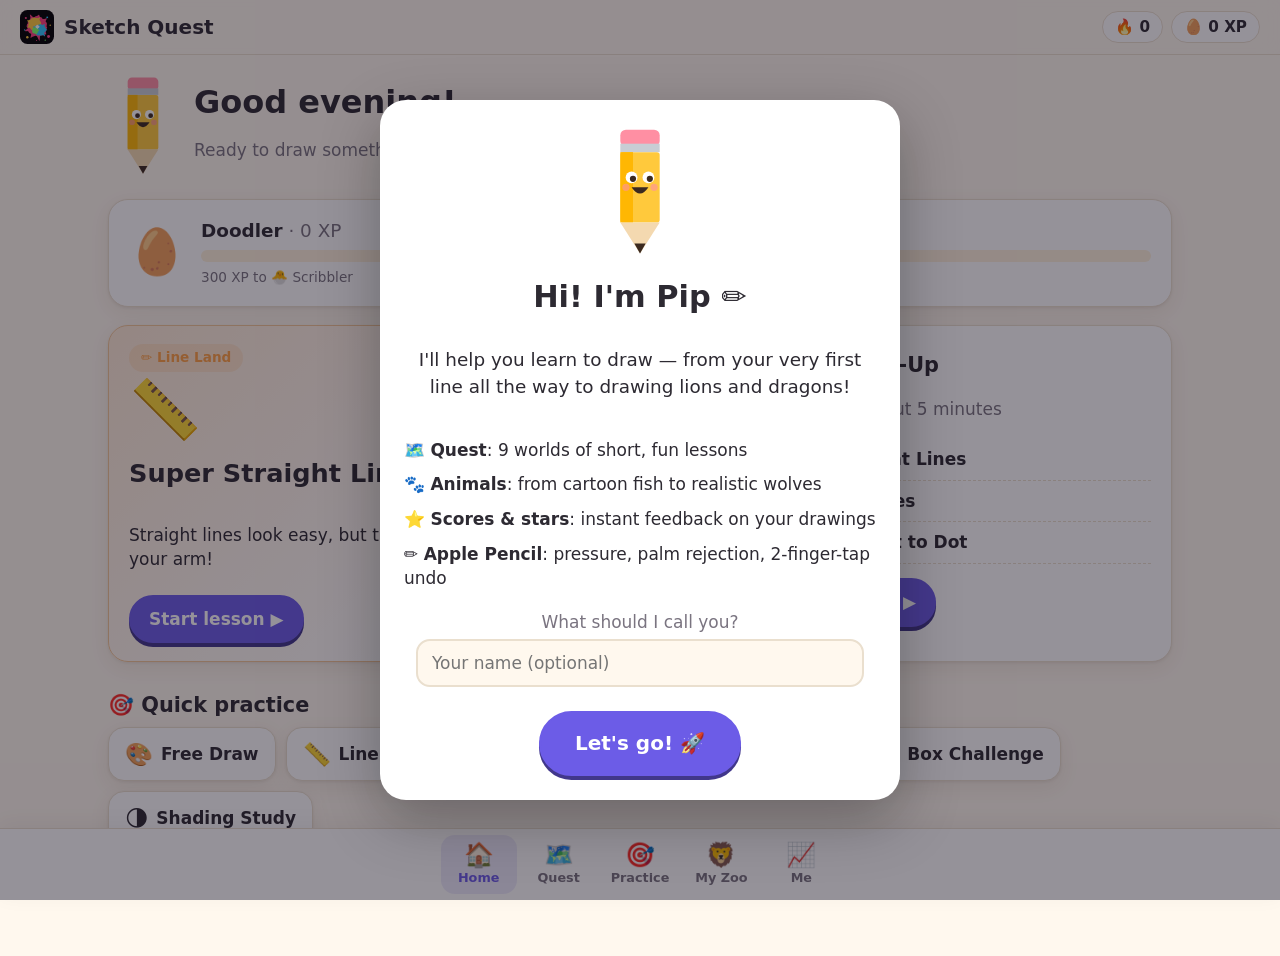
<file: index.html>
<!doctype html>
<html lang="en">
<head>
  <meta charset="utf-8">
  <meta name="viewport" content="width=device-width, initial-scale=1, maximum-scale=1, user-scalable=no, viewport-fit=cover">
  <title>Sketch Quest</title>
  <meta name="description" content="Learn to draw step by step — from your first line to expert. Made for Apple Pencil.">
  <meta name="theme-color" content="#fff8ee">
  <meta name="apple-mobile-web-app-capable" content="yes">
  <meta name="mobile-web-app-capable" content="yes">
  <meta name="apple-mobile-web-app-status-bar-style" content="default">
  <meta name="apple-mobile-web-app-title" content="Sketch Quest">
  <link rel="apple-touch-icon" href="icons/icon-180.png">
  <link rel="icon" type="image/svg+xml" href="icons/icon.svg">
  <link rel="manifest" href="manifest.webmanifest">
  <link rel="stylesheet" href="css/style.css">
</head>
<body>
  <header class="topbar">
    <a class="brand" href="#/"><img src="icons/icon.svg" alt="">Sketch Quest</a>
    <div id="chips"></div>
  </header>
  <main id="view"></main>
  <nav id="nav" aria-label="Main"></nav>
  <noscript>Sketch Quest needs JavaScript to run.</noscript>

  <script src="js/util.js"></script>
  <script src="js/generators.js"></script>
  <script src="js/scoring.js"></script>
  <script src="js/store.js"></script>
  <script src="js/ui.js"></script>
  <script src="js/canvas.js"></script>
  <script src="js/curriculum.js"></script>
  <script src="js/animals.js"></script>
  <script src="js/realism.js"></script>
  <script src="js/exercise.js"></script>
  <script src="js/views.js"></script>
  <script src="js/app.js"></script>
</body>
</html>
</file>
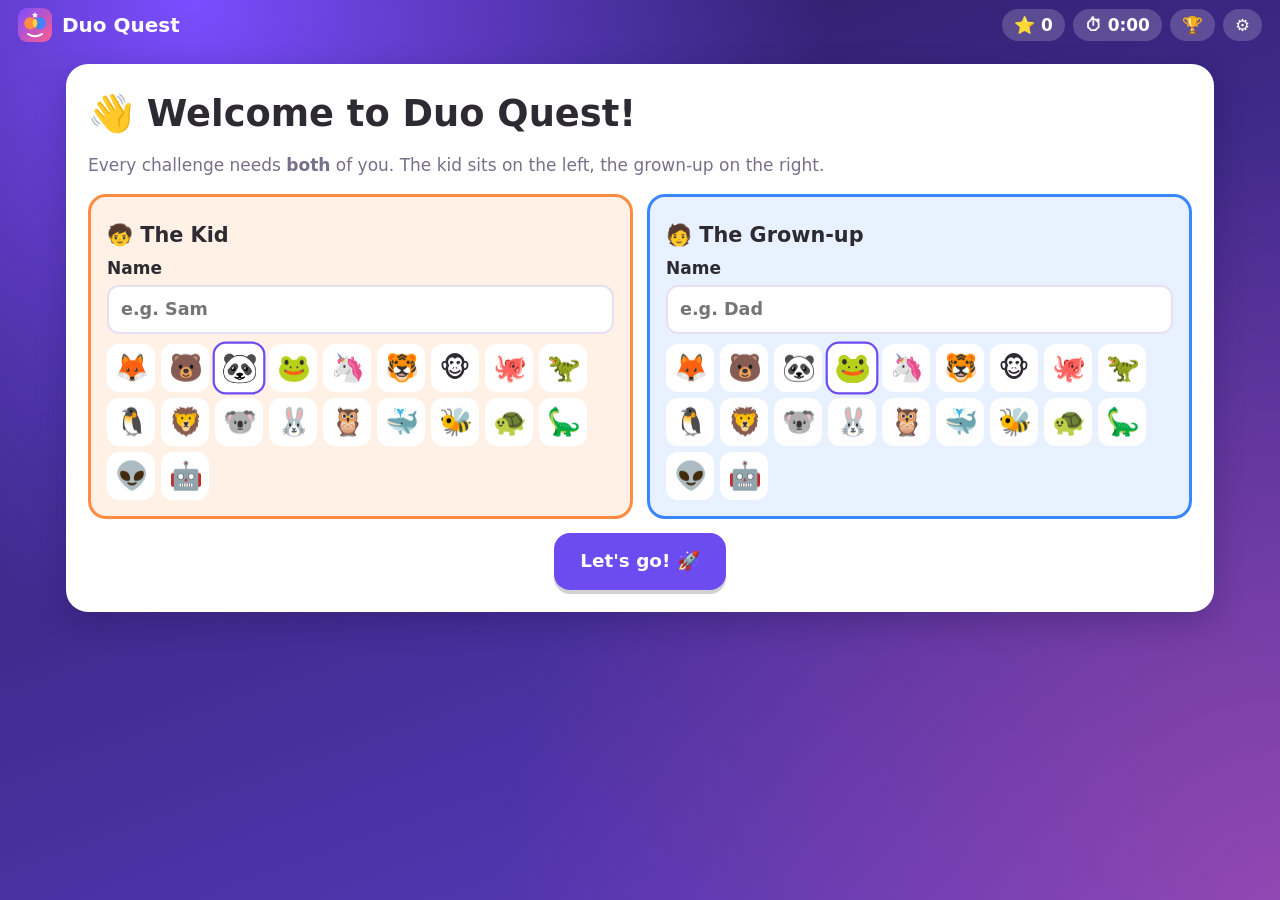
<file: duo/index.html>
<!doctype html>
<html lang="en">
<head>
  <meta charset="utf-8">
  <meta name="viewport" content="width=device-width, initial-scale=1, maximum-scale=1, user-scalable=no, viewport-fit=cover">
  <title>Duo Quest</title>
  <meta name="description" content="A team adventure for a kid and a grown-up: drawing, riddles, crosswords, trivia, mazes and escape rooms you can only beat together.">
  <meta name="theme-color" content="#5b3cc4">
  <meta name="apple-mobile-web-app-capable" content="yes">
  <meta name="mobile-web-app-capable" content="yes">
  <meta name="apple-mobile-web-app-status-bar-style" content="black-translucent">
  <meta name="apple-mobile-web-app-title" content="Duo Quest">
  <link rel="apple-touch-icon" href="icons/icon-180.png">
  <link rel="icon" type="image/svg+xml" href="icons/icon.svg">
  <link rel="manifest" href="manifest.webmanifest">
  <link rel="stylesheet" href="css/style.css">
</head>
<body>
  <header class="topbar">
    <a class="brand" href="#" data-go="home"><img src="icons/icon.svg" alt="">Duo Quest</a>
    <div id="chips"></div>
  </header>
  <main id="view"></main>
  <noscript>Duo Quest needs JavaScript to run.</noscript>
  <script src="js/util.js"></script>
  <script src="js/data.js"></script>
  <script src="js/draw.js"></script>
  <script src="js/puzzles.js"></script>
  <script src="js/escape.js"></script>
  <script src="js/app.js"></script>
</body>
</html>
</file>
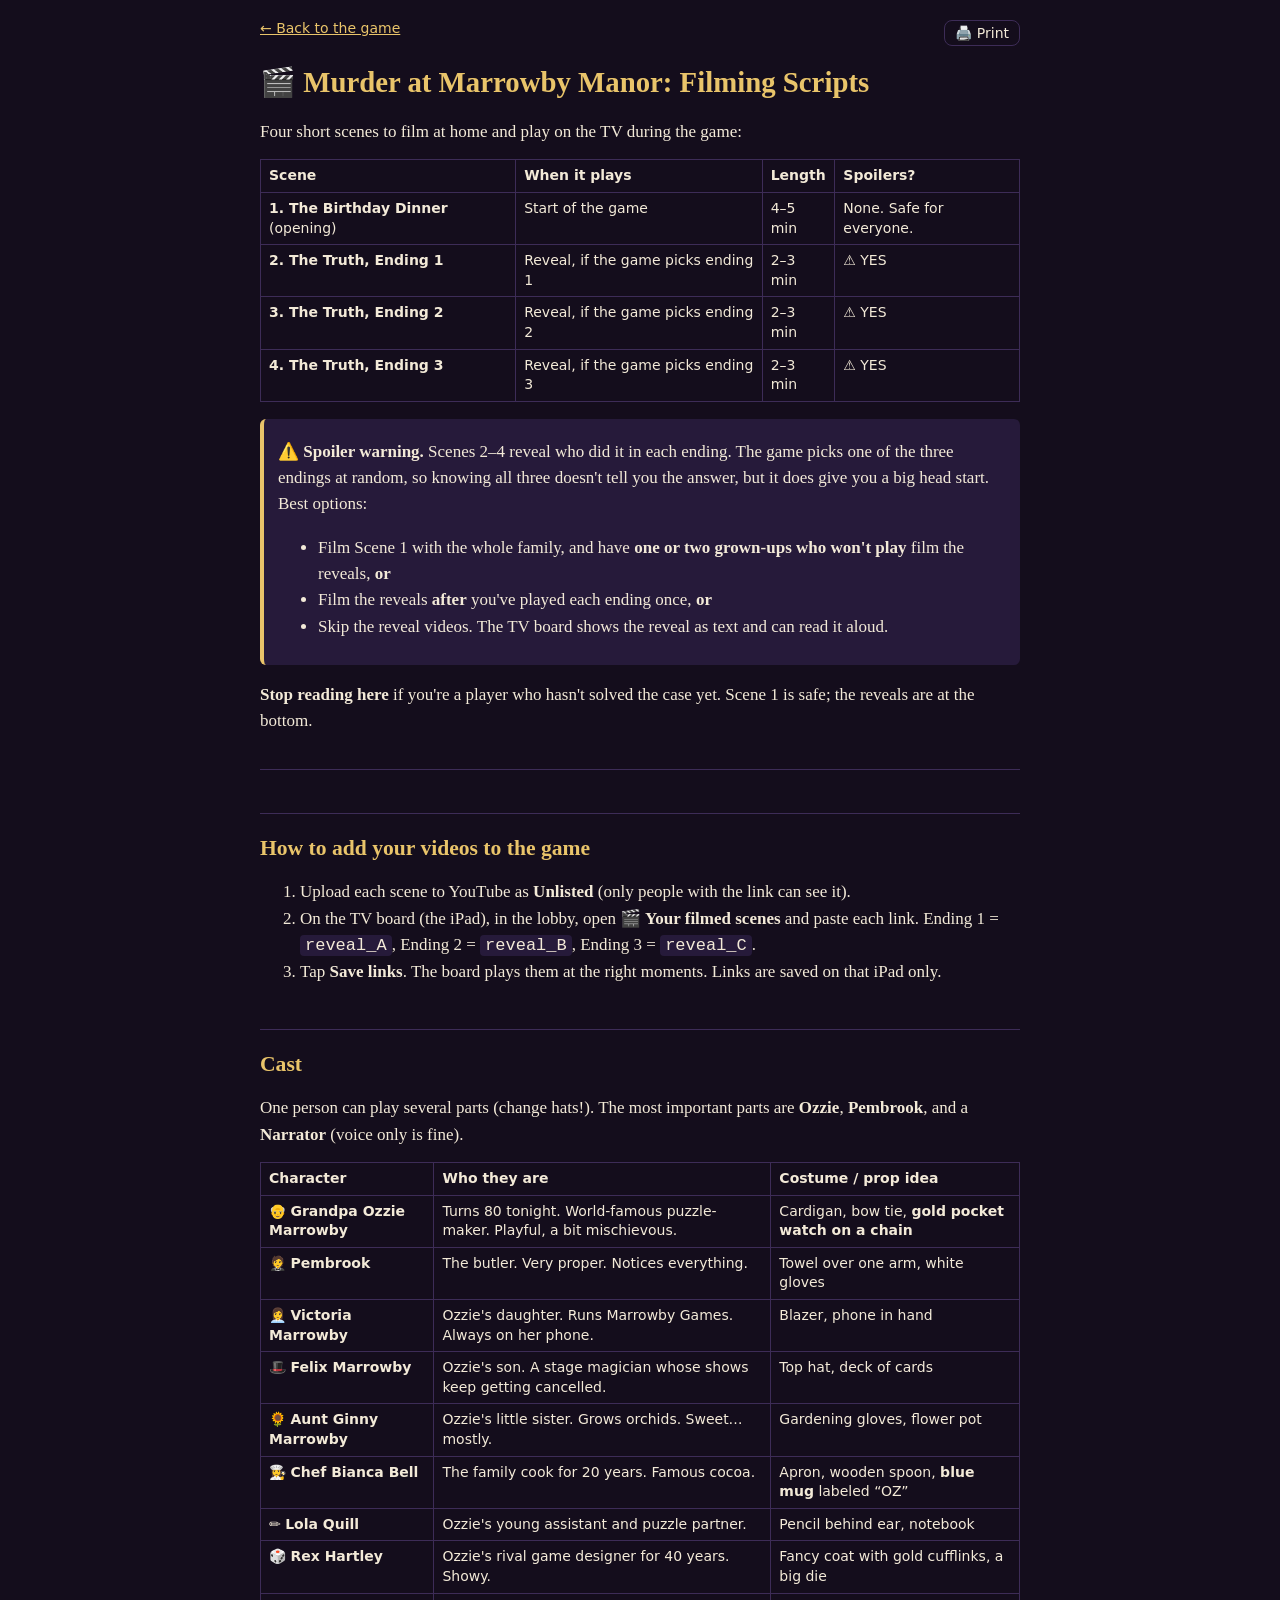
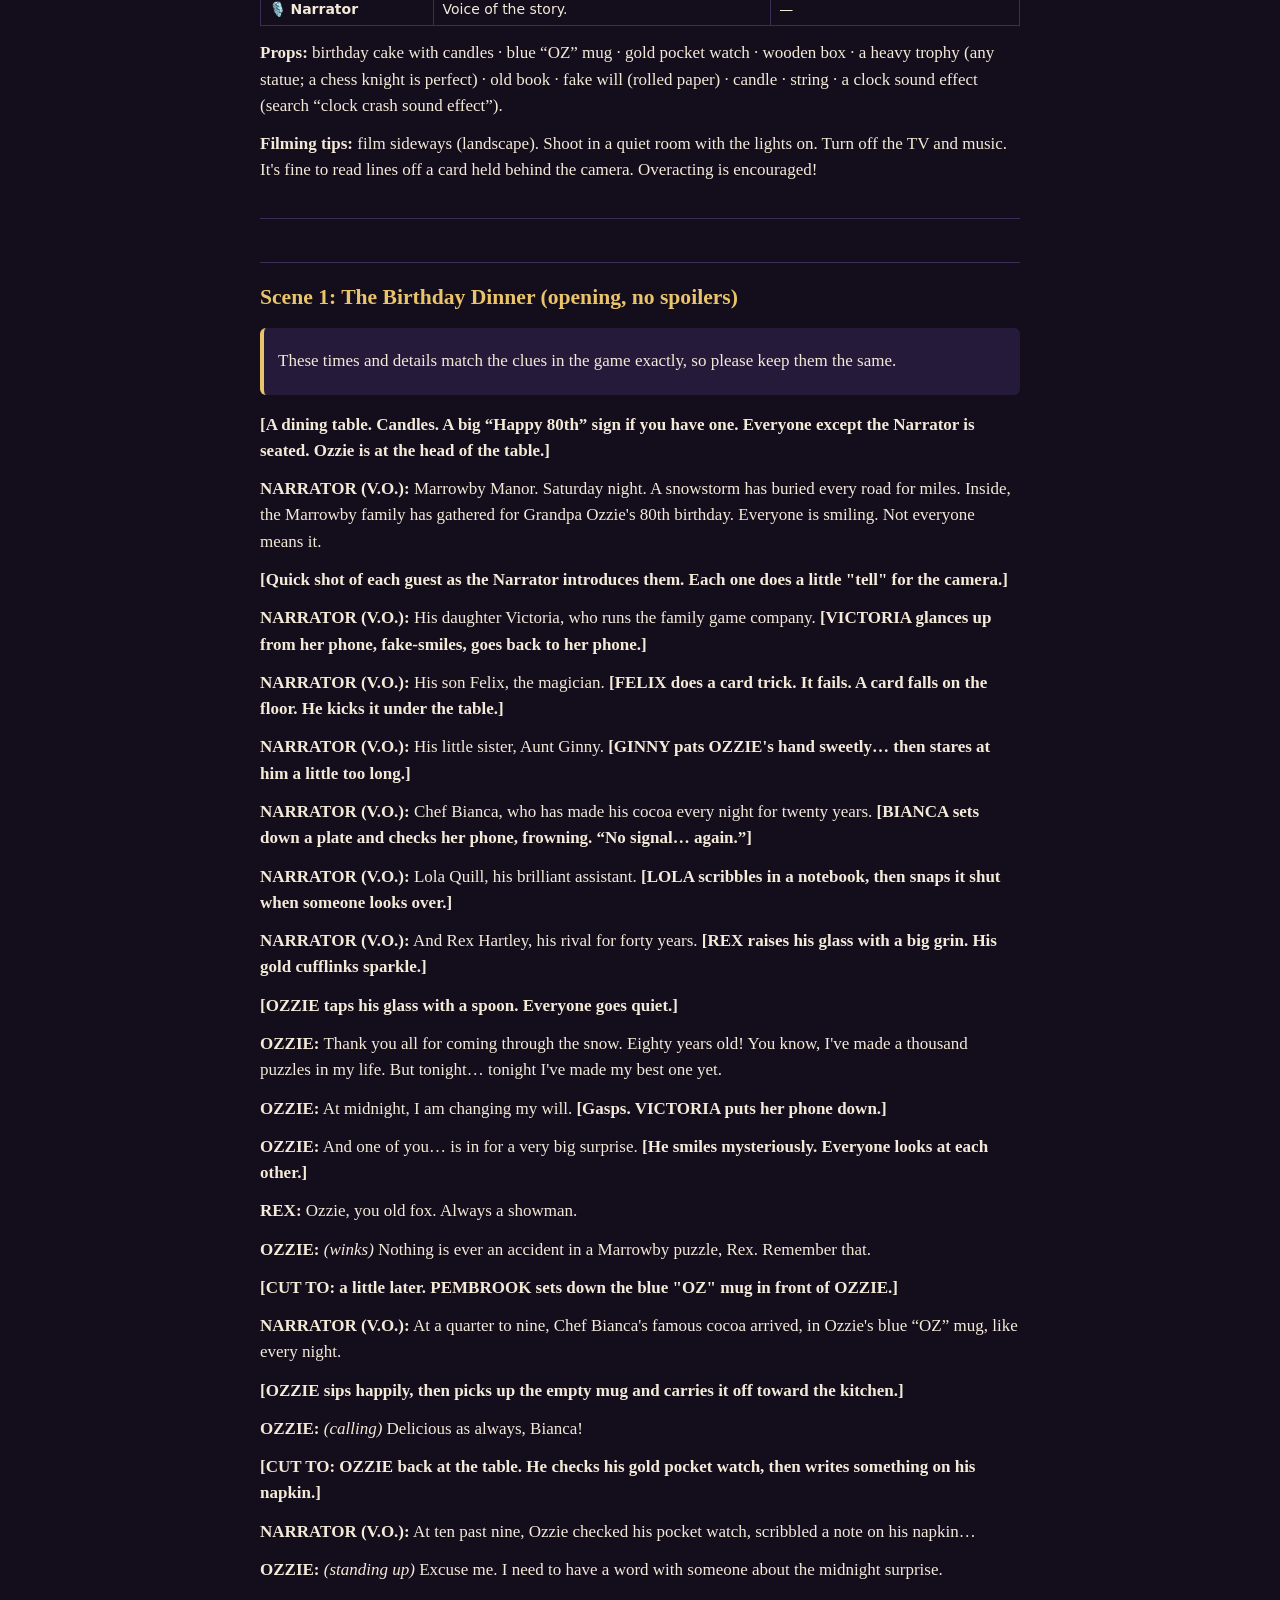
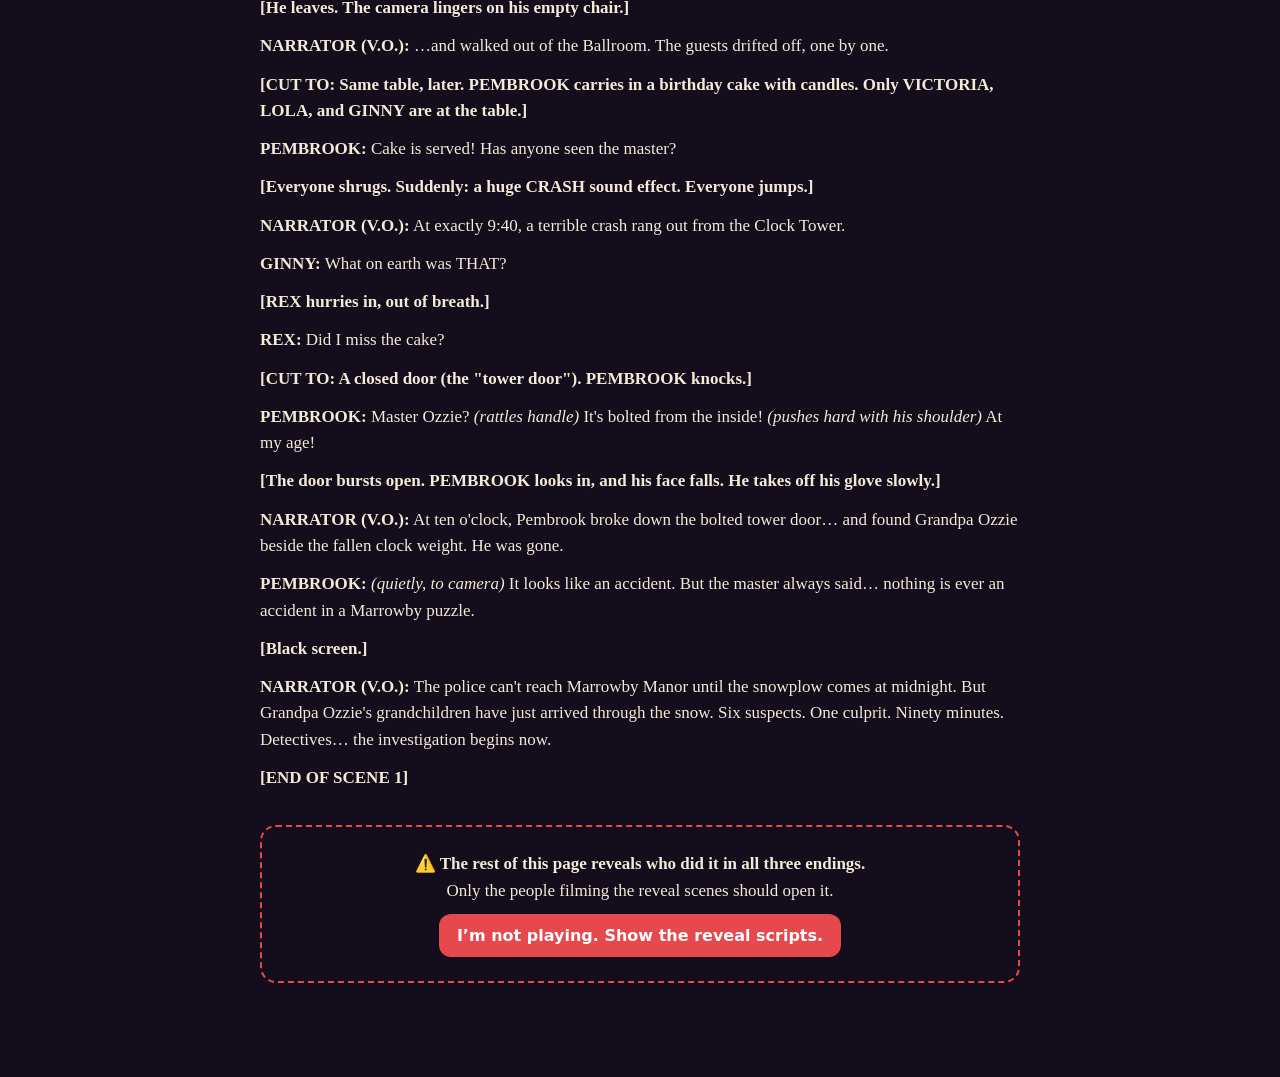
<file: mystery/scripts.html>
<!doctype html>
<html lang="en">
<head>
  <meta charset="utf-8">
  <meta name="viewport" content="width=device-width, initial-scale=1">
  <title>Filming Scripts</title>
  <style>
    :root { --bg: #140d1c; --ink: #f3ead8; --muted: #b7a6c9; --gold: #e9c46a; --line: #3d2c57; }
    body { margin: 0; background: var(--bg); color: var(--ink); font: 17px/1.55 "Iowan Old Style", Palatino, Georgia, serif; }
    main { max-width: 760px; margin: 0 auto; padding: 20px 16px 60px; }
    h1, h2 { color: var(--gold); line-height: 1.2; }
    h1 { font-size: 1.8rem; } h2 { font-size: 1.35rem; margin-top: 2em; border-top: 1px solid var(--line); padding-top: 1em; }
    a { color: var(--gold); }
    blockquote { margin: 1em 0; padding: 8px 14px; border-left: 4px solid var(--gold); background: #261a3a; border-radius: 6px; }
    table { border-collapse: collapse; width: 100%; font: 14px/1.4 -apple-system, system-ui, sans-serif; margin: 1em 0; }
    td, th { border: 1px solid var(--line); padding: 6px 8px; vertical-align: top; text-align: left; }
    code { background: #261a3a; padding: 1px 5px; border-radius: 4px; }
    p { margin: .7em 0; }
    hr { border: 0; border-top: 1px solid var(--line); margin: 2em 0; }
    .gate { text-align: center; padding: 24px; border: 2px dashed #e5484d; border-radius: 16px; margin: 2em 0; }
    .gate button { font: 700 1rem -apple-system, system-ui, sans-serif; padding: 12px 18px; border-radius: 12px; border: 0; background: #e5484d; color: #fff; margin-top: 10px; }
    .top { font: 14px -apple-system, system-ui, sans-serif; display: flex; justify-content: space-between; }
    .top button { font: inherit; background: none; border: 1px solid var(--line); color: var(--ink); border-radius: 8px; padding: 4px 10px; }
    @media print {
      body { background: #fff; color: #000; } h1, h2, a { color: #000; } blockquote, code { background: #f2f2f2; }
      .top, .gate { display: none; } #spoilers { display: block !important; } h2 { page-break-before: always; }
    }
  </style>
</head>
<body>
  <main>
    <div class="top"><a href="./">← Back to the game</a><button onclick="window.print()">🖨️ Print</button></div>
    <div id="safe">Loading…</div>
    <div class="gate" id="gate" hidden>
      <b>⚠️ The rest of this page reveals who did it in all three endings.</b><br>
      Only the people filming the reveal scenes should open it.<br>
      <button onclick="document.getElementById('spoilers').hidden=false;document.getElementById('gate').hidden=true">I’m not playing. Show the reveal scripts.</button>
    </div>
    <div id="spoilers" hidden></div>
  </main>
  <script>
    // Tiny Markdown renderer: enough for SCRIPTS.md (headings, bold, italics, quotes, tables, lists, rules).
    function inline(s) {
      return s.replace(/&/g, '&amp;').replace(/</g, '&lt;').replace(/>/g, '&gt;')
        .replace(/&lt;br&gt;/g, '<br>')
        .replace(/`([^`]+)`/g, '<code>$1</code>')
        .replace(/\*\*([^*]+)\*\*/g, '<b>$1</b>')
        .replace(/\*([^*]+)\*/g, '<i>$1</i>')
        .replace(/\[([^\]]+)\]\(([^)]+)\)/g, '<a href="$2">$1</a>');
    }
    function md(text) {
      const out = [];
      const lines = text.split('\n');
      for (let i = 0; i < lines.length; i++) {
        const l = lines[i];
        if (/^\s*$/.test(l)) continue;
        if (/^---+\s*$/.test(l)) { out.push('<hr>'); continue; }
        const h = l.match(/^(#{1,3})\s+(.*)/);
        if (h) { out.push('<h' + h[1].length + '>' + inline(h[2]) + '</h' + h[1].length + '>'); continue; }
        if (l.startsWith('|')) {
          const rows = [];
          while (i < lines.length && lines[i].startsWith('|')) { rows.push(lines[i]); i++; }
          i--;
          const cells = (r) => r.trim().replace(/^\||\|$/g, '').split('|').map((c) => inline(c.trim()));
          out.push('<table><tr>' + cells(rows[0]).map((c) => '<th>' + c + '</th>').join('') + '</tr>' +
            rows.slice(2).map((r) => '<tr>' + cells(r).map((c) => '<td>' + c + '</td>').join('') + '</tr>').join('') + '</table>');
          continue;
        }
        if (l.startsWith('>')) {
          const q = [];
          while (i < lines.length && lines[i].startsWith('>')) { q.push(lines[i].replace(/^>\s?/, '')); i++; }
          i--;
          out.push('<blockquote>' + md(q.join('\n')) + '</blockquote>');
          continue;
        }
        if (/^\s*[-*]\s+/.test(l) || /^\d+\.\s+/.test(l)) {
          const ordered = /^\d+\./.test(l);
          const items = [];
          while (i < lines.length && (/^\s*[-*]\s+/.test(lines[i]) || /^\d+\.\s+/.test(lines[i]) || /^\s{2,}\S/.test(lines[i]))) {
            if (/^\s{2,}\S/.test(lines[i]) && !/^\s*[-*]\s+/.test(lines[i])) items[items.length - 1] += ' ' + lines[i].trim();
            else items.push(lines[i].replace(/^\s*([-*]|\d+\.)\s+/, ''));
            i++;
          }
          i--;
          out.push((ordered ? '<ol>' : '<ul>') + items.map((x) => '<li>' + inline(x) + '</li>').join('') + (ordered ? '</ol>' : '</ul>'));
          continue;
        }
        const para = [l];
        while (i + 1 < lines.length && lines[i + 1].trim() && !/^(#|>|\||---|\s*[-*]\s|\d+\.\s)/.test(lines[i + 1])) { para.push(lines[++i]); }
        out.push('<p>' + inline(para.join(' ')) + '</p>');
      }
      return out.join('\n');
    }
    fetch('SCRIPTS.md', { cache: 'no-cache' }).then((r) => r.text()).then((t) => {
      const cut = t.indexOf('# ⚠️ SPOILERS BELOW');
      const safe = cut > 0 ? t.slice(0, cut) : t;
      const rest = cut > 0 ? t.slice(cut).split('\n').slice(1).join('\n').replace(/\*\*Players who haven't solved[^\n]*\n/, '') : '';
      document.getElementById('safe').innerHTML = md(safe.replace(/\n---\n---\n*$/, ''));
      if (rest) { document.getElementById('spoilers').innerHTML = md(rest.replace(/<br>/g, '')); document.getElementById('gate').hidden = false; }
    }).catch(() => { document.getElementById('safe').textContent = 'Could not load the scripts.'; });
  </script>
</body>
</html>
</file>
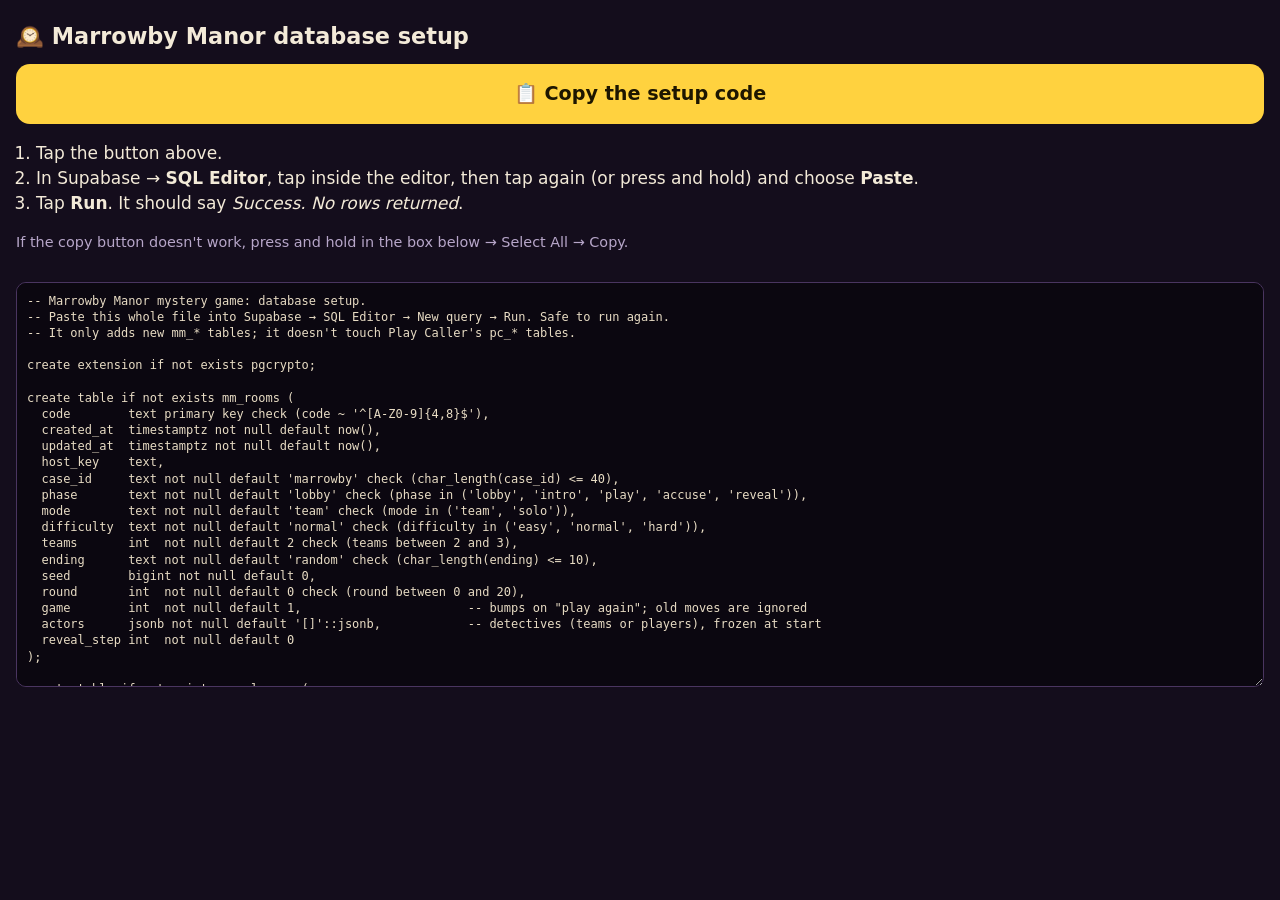
<file: mystery/setup.html>
<!doctype html>
<html lang="en">
<head>
  <meta charset="utf-8">
  <meta name="viewport" content="width=device-width, initial-scale=1">
  <title>Marrowby Manor setup</title>
  <style>
    body { margin: 0; font: 17px/1.45 -apple-system, system-ui, sans-serif; background: #140d1c; color: #f3ead8; padding: 16px; }
    h1 { font-size: 1.4rem; margin: 4px 0 12px; }
    button { width: 100%; font: inherit; font-weight: 800; font-size: 1.2rem; padding: 16px; border: 0; border-radius: 14px; background: #ffd23f; color: #1d1600; }
    button.done { background: #30a46c; }
    textarea { width: 100%; height: 45vh; margin-top: 14px; font: 12px/1.35 ui-monospace, Menlo, monospace; background: #0b0710; color: #e8dcc4; border: 1px solid #4a3560; border-radius: 10px; padding: 10px; box-sizing: border-box; }
    ol { padding-left: 20px; }
    .muted { color: #b7a6c9; font-size: .9rem; }
  </style>
</head>
<body>
  <h1>🕰️ Marrowby Manor database setup</h1>
  <button id="copy">📋 Copy the setup code</button>
  <ol>
    <li>Tap the button above.</li>
    <li>In Supabase → <b>SQL Editor</b>, tap inside the editor, then tap again (or press and hold) and choose <b>Paste</b>.</li>
    <li>Tap <b>Run</b>. It should say <i>Success. No rows returned</i>.</li>
  </ol>
  <p class="muted">If the copy button doesn't work, press and hold in the box below → Select All → Copy.</p>
  <textarea id="sql" readonly>Loading…</textarea>
  <script>
    const box = document.getElementById('sql');
    const btn = document.getElementById('copy');
    fetch('supabase.sql', { cache: 'no-store' }).then((r) => r.text()).then((t) => { box.value = t; });
    btn.addEventListener('click', async () => {
      try {
        await navigator.clipboard.writeText(box.value);
      } catch (e) {
        box.focus(); box.select(); box.setSelectionRange(0, box.value.length);
        document.execCommand('copy');
      }
      btn.textContent = '✅ Copied! Now paste it in Supabase';
      btn.classList.add('done');
    });
  </script>
</body>
</html>
</file>
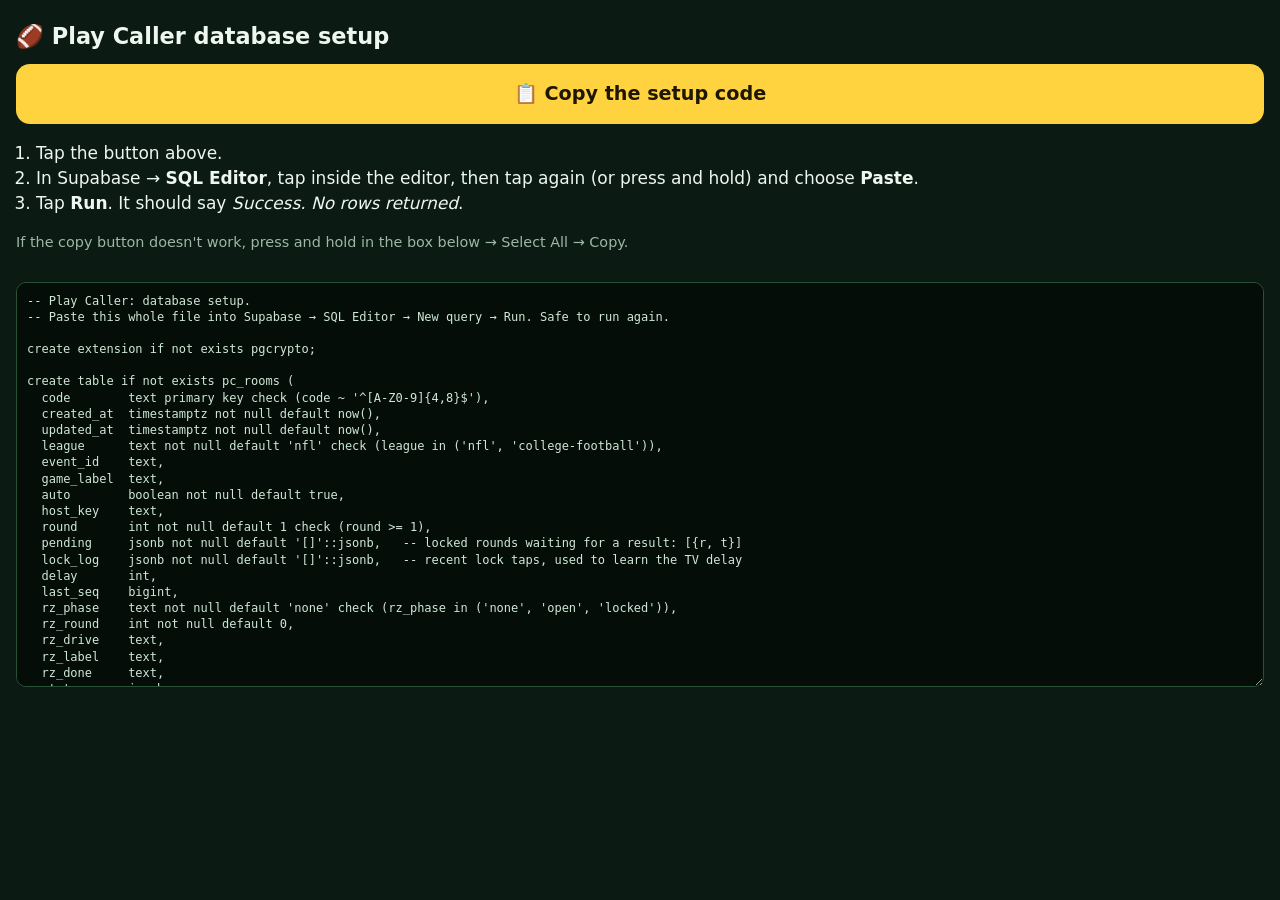
<file: playcall/setup.html>
<!doctype html>
<html lang="en">
<head>
  <meta charset="utf-8">
  <meta name="viewport" content="width=device-width, initial-scale=1">
  <title>Play Caller setup</title>
  <style>
    body { margin: 0; font: 17px/1.45 -apple-system, system-ui, sans-serif; background: #0b1a12; color: #eef6f0; padding: 16px; }
    h1 { font-size: 1.4rem; margin: 4px 0 12px; }
    button { width: 100%; font: inherit; font-weight: 800; font-size: 1.2rem; padding: 16px; border: 0; border-radius: 14px; background: #ffd23f; color: #1d1600; }
    button.done { background: #3ddc84; }
    textarea { width: 100%; height: 45vh; margin-top: 14px; font: 12px/1.35 ui-monospace, Menlo, monospace; background: #050d08; color: #cfe8d6; border: 1px solid #2a5038; border-radius: 10px; padding: 10px; box-sizing: border-box; }
    ol { padding-left: 20px; }
    .muted { color: #9db8a6; font-size: .9rem; }
  </style>
</head>
<body>
  <h1>🏈 Play Caller database setup</h1>
  <button id="copy">📋 Copy the setup code</button>
  <ol>
    <li>Tap the button above.</li>
    <li>In Supabase → <b>SQL Editor</b>, tap inside the editor, then tap again (or press and hold) and choose <b>Paste</b>.</li>
    <li>Tap <b>Run</b>. It should say <i>Success. No rows returned</i>.</li>
  </ol>
  <p class="muted">If the copy button doesn't work, press and hold in the box below → Select All → Copy.</p>
  <textarea id="sql" readonly>Loading…</textarea>
  <script>
    const box = document.getElementById('sql');
    const btn = document.getElementById('copy');
    fetch('supabase.sql', { cache: 'no-store' }).then((r) => r.text()).then((t) => { box.value = t; });
    btn.addEventListener('click', async () => {
      try {
        await navigator.clipboard.writeText(box.value);
      } catch (e) {
        box.focus(); box.select(); box.setSelectionRange(0, box.value.length);
        document.execCommand('copy');
      }
      btn.textContent = '✅ Copied! Now paste it in Supabase';
      btn.classList.add('done');
    });
  </script>
</body>
</html>
</file>
<file: css/style.css>
:root {
  --bg: #fff8ee;
  --bg2: #fff1dc;
  --card: #ffffff;
  --ink: #2d2a32;
  --muted: #7a7480;
  --line: #eadfce;
  --primary: #6c5ce7;
  --primary-ink: #ffffff;
  --accent: #ff9f43;
  --good: #10ac84;
  --bad: #ee5253;
  --gold: #feca57;
  --shadow: 0 6px 20px rgba(80, 50, 20, 0.08), 0 1px 3px rgba(80, 50, 20, 0.08);
  --radius: 20px;
  --font: ui-rounded, "SF Pro Rounded", "Nunito", "Segoe UI", system-ui, -apple-system, sans-serif;
  color-scheme: light;
}
@media (prefers-color-scheme: dark) {
  :root:not([data-theme="light"]) {
    --bg: #1b1922; --bg2: #24212d; --card: #2a2733; --ink: #f4f1f8; --muted: #a9a3b4; --line: #3a3646;
    --primary: #8f84ff; --shadow: 0 6px 20px rgba(0, 0, 0, 0.35); color-scheme: dark;
  }
}
:root[data-theme="dark"] {
  --bg: #1b1922; --bg2: #24212d; --card: #2a2733; --ink: #f4f1f8; --muted: #a9a3b4; --line: #3a3646;
  --primary: #8f84ff; --shadow: 0 6px 20px rgba(0, 0, 0, 0.35); color-scheme: dark;
}

* { box-sizing: border-box; }
html, body { margin: 0; padding: 0; }
body {
  background: var(--bg); color: var(--ink); font-family: var(--font); font-size: 17px; line-height: 1.45;
  -webkit-text-size-adjust: 100%; -webkit-tap-highlight-color: transparent;
  min-height: 100dvh;
}
a { color: var(--primary); text-decoration: none; }
h1 { font-size: 1.9rem; margin: 0.2em 0; line-height: 1.15; }
h2 { font-size: 1.3rem; margin: 0.3em 0; }
h3 { margin: 0.3em 0; }
.muted { color: var(--muted); }
.small { font-size: 0.85rem; }
.hidden { display: none !important; }
.grow { flex: 1; min-width: 0; }
.center { text-align: center; }
.row { display: flex; gap: 10px; align-items: center; margin-top: 14px; }
.row.end { justify-content: flex-end; }
.row.center { justify-content: center; }
.row.wrap { flex-wrap: wrap; }

/* ---------- shell ---------- */
.topbar {
  position: sticky; top: 0; z-index: 20; display: flex; align-items: center; justify-content: space-between;
  padding: calc(env(safe-area-inset-top) + 10px) 20px 10px; background: color-mix(in srgb, var(--bg) 88%, transparent);
  backdrop-filter: blur(10px); -webkit-backdrop-filter: blur(10px); border-bottom: 1px solid var(--line);
}
.brand { display: flex; align-items: center; gap: 10px; font-weight: 800; font-size: 1.25rem; color: var(--ink); }
.brand img { width: 34px; height: 34px; }
#chips { display: flex; gap: 8px; }
.chip { background: var(--card); border: 1px solid var(--line); border-radius: 999px; padding: 4px 12px; font-weight: 700; font-size: 0.95rem; }
main#view { max-width: 1100px; margin: 0 auto; padding: 18px 18px calc(110px + env(safe-area-inset-bottom)); }
#nav {
  position: fixed; bottom: 0; left: 0; right: 0; z-index: 20; display: flex; justify-content: center; gap: 4px;
  background: var(--card); border-top: 1px solid var(--line); padding: 6px 8px calc(6px + env(safe-area-inset-bottom));
  box-shadow: 0 -4px 20px rgba(0, 0, 0, 0.05);
}
.nav-item { display: flex; flex-direction: column; align-items: center; min-width: 76px; padding: 6px 10px; border-radius: 14px; color: var(--muted); font-weight: 700; font-size: 0.8rem; }
.nav-item .nav-icon { font-size: 1.5rem; line-height: 1.2; }
.nav-item.on { color: var(--primary); background: color-mix(in srgb, var(--primary) 12%, transparent); }
body.drawing .topbar, body.drawing #nav { display: none; }
body.drawing main#view { max-width: none; padding: 0; }
body.drawing { overflow: hidden; overscroll-behavior: none; }

/* ---------- common ---------- */
.card { background: var(--card); border-radius: var(--radius); box-shadow: var(--shadow); padding: 18px 20px; border: 1px solid var(--line); }
.btn {
  display: inline-flex; align-items: center; justify-content: center; gap: 6px; border: 2px solid var(--line); background: var(--card); color: var(--ink);
  border-radius: 999px; padding: 10px 18px; font: inherit; font-weight: 800; cursor: pointer; min-height: 46px; transition: transform 0.08s;
}
.btn:active { transform: scale(0.96); }
.btn.primary { background: var(--primary); border-color: var(--primary); color: var(--primary-ink); box-shadow: 0 4px 0 color-mix(in srgb, var(--primary) 60%, #000); }
.btn.primary:active { box-shadow: 0 1px 0 color-mix(in srgb, var(--primary) 60%, #000); transform: translateY(3px); }
.btn.big { padding: 12px 24px; font-size: 1.05rem; }
.btn.huge { padding: 16px 34px; font-size: 1.25rem; margin-top: 16px; }
.btn.ghost { background: transparent; border-color: transparent; color: var(--muted); }
.btn.danger { color: var(--bad); }
.btn.small { min-height: 34px; padding: 4px 12px; }
.tag { display: inline-block; font-weight: 800; font-size: 0.85rem; color: var(--c, var(--primary)); background: color-mix(in srgb, var(--c, var(--primary)) 14%, transparent); padding: 4px 12px; border-radius: 999px; }
.big-emoji { font-size: 3.6rem; line-height: 1.1; }
.section { margin-top: 28px; }
.page-head { margin-bottom: 16px; }
.bar { height: 12px; background: var(--bg2); border-radius: 999px; overflow: hidden; margin: 6px 0; }
.bar .fill { height: 100%; background: linear-gradient(90deg, var(--accent), var(--gold)); border-radius: 999px; transition: width 0.6s; }

.stars { letter-spacing: 2px; }
.star { color: color-mix(in srgb, var(--muted) 40%, transparent); font-size: 1.1em; display: inline-block; }
.star.on { color: var(--gold); text-shadow: 0 1px 0 #e1a100; animation: pop 0.45s both; }
@keyframes pop { 0% { transform: scale(0); } 70% { transform: scale(1.35); } 100% { transform: scale(1); } }

/* ---------- home ---------- */
.hero { display: flex; align-items: center; gap: 16px; margin-bottom: 14px; }
.hero h1 { font-size: 2rem; }
.rank-card { display: flex; align-items: center; gap: 16px; margin-bottom: 18px; }
.rank-emoji { font-size: 2.8rem; }
.rank-name { font-size: 1.15rem; }
.home-grid { display: grid; grid-template-columns: 1.3fr 1fr; gap: 18px; }
@media (max-width: 760px) { .home-grid { grid-template-columns: 1fr; } }
.big-card { display: flex; flex-direction: column; align-items: flex-start; gap: 6px; color: var(--ink); }
.continue { background: linear-gradient(135deg, color-mix(in srgb, var(--c) 22%, var(--card)), var(--card) 70%); border-color: color-mix(in srgb, var(--c) 40%, var(--line)); }
.continue h2 { font-size: 1.6rem; }
.continue .btn { margin-top: auto; }
.daily-list { list-style: none; padding: 0; margin: 8px 0 14px; }
.daily-list li { display: flex; gap: 10px; padding: 8px 0; border-bottom: 1px dashed var(--line); font-weight: 600; }
.daily-list li.done { color: var(--muted); text-decoration: line-through; }
.chips { display: flex; flex-wrap: wrap; gap: 10px; }
.chip-card { display: flex; align-items: center; gap: 8px; background: var(--card); border: 1px solid var(--line); border-radius: 16px; padding: 10px 16px; font-weight: 700; color: var(--ink); box-shadow: var(--shadow); }
.chip-card .e { font-size: 1.4rem; }
.badges { display: grid; grid-template-columns: repeat(auto-fill, minmax(150px, 1fr)); gap: 10px; }
.badge { display: flex; flex-direction: column; align-items: center; text-align: center; padding: 12px; border-radius: 16px; background: var(--card); border: 1px solid var(--line); opacity: 0.55; font-weight: 700; }
.badge.on { opacity: 1; box-shadow: var(--shadow); }
.badge .e { font-size: 2rem; }
.badge small { color: var(--muted); font-weight: 500; }

/* ---------- quest map ---------- */
.world { margin: 18px 0 28px; padding: 18px; border-radius: 26px; background: linear-gradient(180deg, color-mix(in srgb, var(--c) 16%, var(--bg)), var(--bg)); border: 2px solid color-mix(in srgb, var(--c) 30%, transparent); }
.world.locked { filter: grayscale(0.85); opacity: 0.7; }
.world-head { display: flex; gap: 14px; align-items: center; }
.world-emoji { font-size: 2.6rem; width: 64px; height: 64px; display: grid; place-items: center; background: var(--card); border-radius: 50%; box-shadow: var(--shadow); flex: none; }
.world-count { font-weight: 800; font-size: 1.2rem; color: var(--c); }
.trail { display: flex; flex-wrap: wrap; gap: 14px 8px; justify-content: center; margin-top: 18px; }
.node { width: 128px; display: flex; flex-direction: column; align-items: center; text-align: center; color: var(--ink); transform: translateY(var(--off)); }
.node-circle { width: 78px; height: 78px; border-radius: 50%; display: grid; place-items: center; font-size: 2.2rem; background: var(--card); border: 4px solid color-mix(in srgb, var(--c) 45%, var(--line)); box-shadow: 0 5px 0 color-mix(in srgb, var(--c) 45%, var(--line)); transition: transform 0.1s; }
.node.animal .node-circle { border-radius: 26px; }
.node.passed .node-circle { background: color-mix(in srgb, var(--c) 30%, var(--card)); border-color: var(--c); box-shadow: 0 5px 0 color-mix(in srgb, var(--c) 70%, #000); }
.node.next .node-circle { animation: bounce 1.4s infinite; border-color: var(--c); box-shadow: 0 0 0 6px color-mix(in srgb, var(--c) 30%, transparent), 0 5px 0 var(--c); }
.node:active .node-circle { transform: scale(0.94); }
.node-title { font-weight: 700; font-size: 0.85rem; margin-top: 8px; line-height: 1.2; }
.node-stars { min-height: 22px; }
.go { background: var(--c); color: #fff; font-weight: 800; font-size: 0.7rem; padding: 2px 8px; border-radius: 99px; }
@keyframes bounce { 0%, 100% { transform: translateY(0); } 50% { transform: translateY(-6px); } }

/* ---------- lesson intro ---------- */
.lesson-intro { max-width: 760px; margin: 0 auto; text-align: center; display: flex; flex-direction: column; align-items: center; gap: 8px; }
.lesson-intro .back { align-self: flex-start; font-weight: 700; }
.lesson-intro .big-emoji { font-size: 5rem; }
.lead { font-size: 1.15rem; }
.theory { text-align: left; width: 100%; }
.theory p, .theory li { margin: 0.4em 0; }
.theory .tip { background: color-mix(in srgb, var(--gold) 25%, transparent); padding: 8px 12px; border-radius: 12px; }
.steps-preview { text-align: left; width: 100%; }
.steps-preview ol { margin: 6px 0 0; padding-left: 22px; color: var(--muted); }

/* ---------- exercise ---------- */
.ex-host { height: 100dvh; }
.ex { display: flex; flex-direction: column; height: 100dvh; padding: calc(env(safe-area-inset-top) + 8px) 12px calc(env(safe-area-inset-bottom) + 8px); gap: 8px; background: var(--bg); }
.ex-top { display: flex; align-items: center; gap: 12px; min-height: 56px; }
.ex-say { flex: 1; min-width: 0; }
.pip-say { display: flex; align-items: center; gap: 8px; }
.pip-wrap { flex: none; height: 54px; overflow: hidden; display: flex; align-items: flex-start; }
.bubble { background: var(--card); border: 2px solid var(--line); border-radius: 18px; padding: 8px 14px; font-weight: 600; position: relative; box-shadow: var(--shadow); }
.bubble::before { content: ""; position: absolute; left: -9px; top: 18px; border: 8px solid transparent; border-right-color: var(--line); border-left: 0; }
.ex-prog { display: flex; gap: 6px; flex: none; }
.ex-prog .dot { width: 12px; height: 12px; border-radius: 50%; background: var(--line); }
.ex-prog .dot.done { background: var(--good); }
.ex-prog .dot.cur { background: var(--primary); box-shadow: 0 0 0 3px color-mix(in srgb, var(--primary) 30%, transparent); }
.ex-timer { font-weight: 800; font-size: 1.3rem; background: var(--card); border-radius: 999px; padding: 6px 14px; border: 2px solid var(--line); font-variant-numeric: tabular-nums; }
.ex-timer.urgent { color: var(--bad); border-color: var(--bad); animation: bounce 0.5s infinite; }
.ex-main { flex: 1; display: flex; gap: 10px; min-height: 0; }
.ex-stage { flex: 1; min-width: 0; min-height: 0; display: flex; align-items: center; justify-content: center; }
.ex-boardwrap { width: 100%; }

.tools { display: flex; flex-direction: column; gap: 6px; width: 86px; flex: none; overflow-y: auto; padding: 2px; align-items: stretch; }
.tool { display: flex; flex-direction: column; align-items: center; gap: 0; background: var(--card); border: 2px solid var(--line); border-radius: 16px; padding: 6px 4px; font-size: 1.5rem; cursor: pointer; color: var(--ink); min-height: 56px; justify-content: center; }
.tool small { font-size: 0.66rem; font-weight: 700; color: var(--muted); }
.tool.small { font-size: 1.15rem; min-height: 46px; }
.tool.on { border-color: var(--primary); background: color-mix(in srgb, var(--primary) 14%, var(--card)); }
.tool-group { display: flex; flex-direction: column; gap: 4px; }
.pill { border: 2px solid var(--line); background: var(--card); color: var(--ink); border-radius: 999px; font: inherit; font-size: 0.72rem; font-weight: 800; padding: 5px 4px; cursor: pointer; }
.pill.on { background: #444; color: #fff; border-color: #444; }
.colors { display: grid; grid-template-columns: 1fr 1fr; gap: 5px; }
.swatch { width: 100%; aspect-ratio: 1; border-radius: 50%; border: 3px solid var(--card); box-shadow: 0 0 0 1px var(--line); cursor: pointer; }
.swatch.on { box-shadow: 0 0 0 3px var(--primary); }
.size-label { display: flex; flex-direction: column; font-size: 0.7rem; font-weight: 700; color: var(--muted); align-items: center; }
.size { width: 100%; accent-color: var(--primary); }

.board { position: relative; width: 100%; aspect-ratio: 3 / 2; background: #fff; border-radius: 18px; box-shadow: var(--shadow); overflow: hidden; touch-action: none;
  -webkit-user-select: none; user-select: none; -webkit-touch-callout: none; }
.board .layer { position: absolute; inset: 0; width: 100%; height: 100%; }
.board .over { touch-action: none; cursor: crosshair; }
.brush-cursor { position: absolute; left: 0; top: 0; border: 1.5px solid rgba(40, 40, 50, 0.55); border-radius: 50%; pointer-events: none; display: none; }
.brush-cursor.erase { border-style: dashed; }

.ex-result { display: flex; align-items: center; gap: 16px; background: var(--card); border-radius: 18px; padding: 10px 16px; box-shadow: var(--shadow); border: 2px solid var(--line); animation: slideup 0.3s; }
@keyframes slideup { from { transform: translateY(20px); opacity: 0; } }
.score-big { display: flex; flex-direction: column; align-items: center; min-width: 90px; }
.score-big b { font-size: 2.4rem; line-height: 1; }
.score-big.pass b { color: var(--good); }
.score-big.low b { color: var(--accent); }
.praise { font-weight: 800; font-size: 1.1rem; }
.tips { margin: 4px 0 0; padding-left: 20px; color: var(--muted); }
.ex-actions { display: flex; justify-content: flex-end; gap: 10px; align-items: center; }
.ex-actions .ghost { margin-right: auto; }

@media (max-width: 820px), (max-aspect-ratio: 1/1) {
  .ex-main { flex-direction: column; }
  .tools { flex-direction: row; width: auto; overflow-x: auto; overflow-y: hidden; flex-wrap: nowrap; }
  .tool { min-width: 58px; }
  .tool-group { flex-direction: row; align-items: center; }
  .colors { display: flex; }
  .swatch { width: 30px; }
  .size-label { min-width: 80px; justify-content: center; }
}

/* ---------- modals ---------- */
.modal-back { position: fixed; inset: 0; background: rgba(20, 15, 30, 0.45); display: grid; place-items: center; z-index: 100; padding: 16px; opacity: 0; transition: opacity 0.2s; }
.modal-back.show { opacity: 1; }
.modal { background: var(--card); color: var(--ink); border-radius: 26px; padding: 24px; max-width: 520px; width: 100%; max-height: 92dvh; overflow: auto; box-shadow: 0 20px 60px rgba(0, 0, 0, 0.3); transform: scale(0.92); transition: transform 0.2s; }
.modal.wide { max-width: 820px; }
.modal-back.show .modal { transform: scale(1); }
.celebrate { text-align: center; display: flex; flex-direction: column; align-items: center; gap: 6px; }
.pip-big { animation: wiggle 1.2s ease-in-out infinite; }
@keyframes wiggle { 0%, 100% { transform: rotate(-6deg); } 50% { transform: rotate(6deg); } }
.score-huge { font-size: 3.6rem; font-weight: 900; line-height: 1; }
.score-huge small { font-size: 1.1rem; color: var(--muted); }
.stars-big { font-size: 2.6rem; }
.xp-gain { font-weight: 900; color: var(--accent); font-size: 1.3rem; }
.note { background: var(--bg2); border-radius: 14px; padding: 8px 14px; width: 100%; }
.note.good { background: color-mix(in srgb, var(--good) 18%, transparent); }
.note.level { background: color-mix(in srgb, var(--gold) 35%, transparent); }
.note.badge-note { background: color-mix(in srgb, var(--primary) 15%, transparent); }
.celebrate-img { width: 100%; max-width: 360px; border-radius: 14px; border: 1px solid var(--line); margin-top: 6px; }
.assess .check { display: flex; gap: 12px; align-items: center; padding: 10px 12px; border-radius: 12px; background: var(--bg2); margin: 6px 0; font-weight: 600; }
.assess .check input { width: 24px; height: 24px; accent-color: var(--good); }
.faces { display: flex; gap: 8px; justify-content: center; }
.face { font-size: 2.2rem; background: none; border: 3px solid transparent; border-radius: 50%; padding: 4px; cursor: pointer; filter: grayscale(0.6); }
.face.on { border-color: var(--primary); filter: none; transform: scale(1.1); }
.onboard { text-align: center; display: flex; flex-direction: column; align-items: center; gap: 8px; }
.onboard-list { text-align: left; list-style: none; padding: 0; margin: 6px 0; }
.onboard-list li { padding: 5px 0; }
.big-input, .settings input[type="text"], .settings select { font: inherit; padding: 10px 14px; border-radius: 14px; border: 2px solid var(--line); background: var(--bg); color: var(--ink); width: 100%; margin-top: 4px; }
.settings select, .settings input[type="text"] { width: auto; min-width: 180px; }

.toast { position: fixed; left: 50%; bottom: calc(100px + env(safe-area-inset-bottom)); transform: translate(-50%, 30px); background: #2d2a32; color: #fff; padding: 10px 18px; border-radius: 999px; font-weight: 700; opacity: 0; transition: all 0.25s; z-index: 200; pointer-events: none; max-width: 90vw; text-align: center; }
.toast.show { opacity: 1; transform: translate(-50%, 0); }
.confetti { position: fixed; inset: 0; width: 100vw; height: 100vh; pointer-events: none; z-index: 300; }
.install-hint { position: fixed; left: 12px; right: 12px; bottom: calc(84px + env(safe-area-inset-bottom)); z-index: 30; display: flex; gap: 10px; align-items: center; background: var(--card); border: 2px solid var(--primary); border-radius: 18px; padding: 10px 14px; box-shadow: var(--shadow); }
.share-ico { display: inline-block; border: 1.5px solid currentColor; border-radius: 4px; padding: 0 3px; font-size: 0.8em; }

/* ---------- practice ---------- */
.practice-grid { display: grid; grid-template-columns: repeat(auto-fill, minmax(200px, 1fr)); gap: 14px; }
.practice-card { color: var(--ink); text-align: center; transition: transform 0.1s; }
.practice-card:active { transform: scale(0.97); }

/* ---------- zoo / gallery ---------- */
.zoo { display: grid; grid-template-columns: repeat(auto-fill, minmax(150px, 1fr)); gap: 12px; }
.zoo-card { background: var(--card); border-radius: 18px; border: 2px dashed var(--line); overflow: hidden; color: var(--ink); cursor: pointer; display: flex; flex-direction: column; }
.zoo-card.got { border-style: solid; border-color: var(--gold); box-shadow: var(--shadow); }
.zoo-card img { width: 100%; aspect-ratio: 3/2; object-fit: cover; display: block; background: #fff; }
.zoo-empty { aspect-ratio: 3/2; display: grid; place-items: center; font-size: 3rem; filter: grayscale(1) brightness(0.4) opacity(0.35); }
.zoo-name { padding: 8px; font-weight: 800; text-align: center; font-size: 0.9rem; }
.gallery { display: grid; grid-template-columns: repeat(auto-fill, minmax(180px, 1fr)); gap: 12px; }
.thumb { padding: 0; border: 1px solid var(--line); background: var(--card); border-radius: 14px; overflow: hidden; cursor: pointer; text-align: left; color: var(--ink); font: inherit; }
.thumb img { width: 100%; aspect-ratio: 3/2; object-fit: cover; display: block; background: #fff; }
.thumb-meta { display: flex; justify-content: space-between; padding: 6px 10px; font-size: 0.85rem; font-weight: 700; gap: 6px; }
.viewer-img { width: 100%; border-radius: 14px; border: 1px solid var(--line); }
.then-now { display: grid; grid-template-columns: 1fr 1fr; gap: 10px; }
.then-now figure { margin: 0; }
.then-now img { width: 100%; border-radius: 12px; border: 1px solid var(--line); }
.then-now figcaption { text-align: center; font-weight: 700; color: var(--muted); font-size: 0.85rem; }

/* ---------- me ---------- */
.stats { display: grid; grid-template-columns: repeat(auto-fill, minmax(140px, 1fr)); gap: 10px; margin-bottom: 18px; }
.stat { background: var(--card); border: 1px solid var(--line); border-radius: 18px; padding: 12px; display: flex; flex-direction: column; align-items: center; box-shadow: var(--shadow); }
.stat .e { font-size: 1.5rem; }
.stat b { font-size: 1.5rem; }
.stat small { color: var(--muted); font-weight: 600; }
.two-col { display: grid; grid-template-columns: 1fr 1fr; gap: 16px; }
@media (max-width: 760px) { .two-col { grid-template-columns: 1fr; } }
.radar { width: 100%; max-width: 340px; display: block; margin: 0 auto; }
.radar .ring { fill: none; stroke: var(--line); }
.radar .spoke { stroke: var(--line); }
.radar .area { fill: color-mix(in srgb, var(--primary) 35%, transparent); stroke: var(--primary); stroke-width: 2; }
.radar text { font-size: 18px; }
.skill-row { display: grid; grid-template-columns: 150px 1fr; gap: 10px; align-items: center; font-weight: 600; font-size: 0.9rem; }
.cal { display: grid; grid-template-rows: repeat(7, 1fr); grid-auto-flow: column; gap: 3px; margin: 8px 0 16px; }
.cal .day { width: 100%; aspect-ratio: 1; border-radius: 3px; background: var(--bg2); }
.cal .l1 { background: color-mix(in srgb, var(--good) 35%, var(--bg2)); }
.cal .l2 { background: color-mix(in srgb, var(--good) 60%, var(--bg2)); }
.cal .l3, .cal .l4 { background: var(--good); }
.chart { width: 100%; }
.chart .grid { stroke: var(--line); stroke-dasharray: 3 4; }
.chart text { font-size: 10px; fill: var(--muted); }
.chart .line { fill: none; stroke: var(--primary); stroke-width: 2.5; stroke-linejoin: round; }
.chart .pt { fill: var(--primary); }
.setting { display: flex; justify-content: space-between; align-items: center; gap: 12px; padding: 12px 0; border-bottom: 1px solid var(--line); }
.setting span { display: flex; flex-direction: column; }
.setting small { color: var(--muted); }
.setting input[type="checkbox"] { width: 26px; height: 26px; accent-color: var(--primary); flex: none; }

@media (prefers-reduced-motion: reduce) { *, *::before, *::after { animation: none !important; transition: none !important; } }

/* ---------- realism reference card ---------- */
.ex-stage { position: relative; }
.ref-card { position: absolute; top: 6px; right: 6px; width: min(30%, 300px); background: var(--card); border: 2px solid var(--line); border-radius: 16px; padding: 6px; box-shadow: var(--shadow); z-index: 5; display: flex; flex-direction: column; gap: 4px; }
.ref-card img { width: 100%; border-radius: 10px; display: block; background: #fff; }
.ref-card.mini img, .ref-card.mini .ref-label { display: none; }
.ref-card.mini { width: auto; }
.ref-label { font-size: 0.75rem; font-weight: 800; color: var(--muted); }
.ref-toggle { border: 0; background: var(--bg2); color: var(--ink); border-radius: 999px; font: inherit; font-size: 0.75rem; font-weight: 800; padding: 4px 10px; cursor: pointer; }
.realism { display: inline-flex; gap: 6px; align-items: center; font-weight: 800; font-size: 0.85rem; background: var(--bg2); border-radius: 999px; padding: 4px 12px; }
.realism-meter { display: inline-flex; gap: 3px; }
.realism-meter i { width: 10px; height: 10px; border-radius: 3px; background: var(--line); display: inline-block; }
.realism-meter i.on { background: var(--accent); }
.node-real { font-size: 0.7rem; color: var(--muted); font-weight: 700; }
.custom-color { width: 100%; height: 34px; border: 2px solid var(--line); border-radius: 10px; padding: 0; background: none; grid-column: 1 / -1; cursor: pointer; }
.colors { max-height: 260px; overflow-y: auto; }
.boss-world { background: linear-gradient(180deg, #2a2236, #1b1922); border-color: #f7b731; color: #f4f1f8; }
.boss-world .muted { color: #c9c3d6; }
.boss-world .node-title { color: #f4f1f8; }
.boss-world .node-circle { background: #3a3046; border-radius: 24px; box-shadow: 0 5px 0 #f7b731, 0 0 24px rgba(247, 183, 49, .35); }
.boss-world .node { width: 150px; }
.boss-card { width: min(36%, 380px); }
.score-big small { font-size: 0.75rem; color: var(--muted); font-weight: 700; }
.ex-main > .boss-card { position: static; flex: none; width: min(30%, 340px); align-self: flex-start; max-height: 100%; overflow: auto; }
.ex-main > .boss-card.mini { width: auto; }
@media (max-width: 820px), (max-aspect-ratio: 1/1) {
  .ex-main > .boss-card { width: 100%; flex-direction: row; align-items: center; max-height: 28%; }
  .ex-main > .boss-card img { height: 100%; width: auto; max-height: 180px; }
}
</file>
<file: duo/css/style.css>
:root {
  --bg1: #2a1b5e; --bg2: #5b3cc4; --card: #ffffff; --ink: #2d2a32; --muted: #77708a; --line: #e6e0f2;
  --primary: #6c4cf0; --kid: #ff8c42; --kid-soft: #fff1e6; --adult: #3a86ff; --adult-soft: #e8f1ff;
  --good: #10ac84; --bad: #ee5253; --gold: #ffc93c;
  --shadow: 0 10px 30px rgba(20, 10, 60, 0.25);
  --radius: 22px;
  --font: ui-rounded, "SF Pro Rounded", "Nunito", "Segoe UI", system-ui, -apple-system, sans-serif;
  color-scheme: light;
}
* { box-sizing: border-box; }
html, body { margin: 0; padding: 0; }
html { background: #3a2590; }
body {
  font-family: var(--font); font-size: 17px; line-height: 1.45; color: var(--ink);
  background: radial-gradient(circle at 15% 0%, #7b4dff 0, transparent 45%), radial-gradient(circle at 100% 100%, #ff5d8f55 0, transparent 50%), linear-gradient(160deg, var(--bg1), var(--bg2));
  min-height: 100dvh;
  -webkit-text-size-adjust: 100%; -webkit-tap-highlight-color: transparent;
}
button { font: inherit; color: inherit; cursor: pointer; }
input { font: inherit; }
h1 { font-size: clamp(1.6rem, 4vw, 2.3rem); margin: 0.2em 0; line-height: 1.15; }
h2 { font-size: 1.3rem; margin: 0.3em 0; }
.muted { color: var(--muted); }
.small { font-size: 0.85rem; }
.center { text-align: center; }
.grow { flex: 1; }
.mono { font-family: ui-monospace, "SF Mono", Menlo, monospace; letter-spacing: 0.15em; }
.row { display: flex; gap: 10px; align-items: center; margin-top: 14px; }
.row.center { justify-content: center; } .row.end { justify-content: flex-end; } .row.wrap { flex-wrap: wrap; }

/* ---------- shell ---------- */
.topbar {
  position: sticky; top: 0; z-index: 30; display: flex; align-items: center; justify-content: space-between;
  padding: calc(env(safe-area-inset-top) + 8px) 18px 8px; color: #fff;
}
.brand { display: flex; align-items: center; gap: 10px; font-weight: 900; font-size: 1.25rem; color: #fff; text-decoration: none; }
.brand img { width: 34px; height: 34px; border-radius: 9px; }
#chips { display: flex; gap: 8px; }
.chip { display: inline-block; background: rgba(255, 255, 255, 0.18); color: inherit; border: 0; border-radius: 999px; padding: 4px 12px; font-weight: 800; }
.btnchip { font-size: 1.05rem; }
main { padding: 4px 16px calc(env(safe-area-inset-bottom) + 24px); max-width: 1180px; margin: 0 auto; }
body[data-screen="game"] .topbar { display: none; }
body[data-screen="game"] main { max-width: none; padding: env(safe-area-inset-top) 10px env(safe-area-inset-bottom); }

/* ---------- buttons ---------- */
.btn {
  border: 0; border-radius: 16px; padding: 12px 20px; font-weight: 800; background: var(--primary); color: #fff;
  box-shadow: 0 4px 0 rgba(0, 0, 0, 0.18); transition: transform 0.08s; touch-action: manipulation; user-select: none; -webkit-user-select: none;
}
.btn:active { transform: translateY(2px); box-shadow: 0 2px 0 rgba(0, 0, 0, 0.18); }
.btn.big { font-size: 1.15rem; padding: 15px 26px; }
.btn.small { padding: 7px 12px; font-size: 0.9rem; }
.btn.ghost { background: #f1edfb; color: var(--primary); }
.btn.good { background: var(--good); }
.btn.danger { background: var(--bad); color: #fff; }
.btn:disabled { opacity: 0.5; }
.tag { display: inline-flex; align-items: center; gap: 4px; padding: 2px 10px; border-radius: 999px; font-weight: 800; color: #fff; white-space: nowrap; }
.tag.kid { background: var(--kid); } .tag.adult { background: var(--adult); }

/* ---------- panels ---------- */
.hero, .panel, .setup, .intro, .results, .map .chapter { background: var(--card); border-radius: var(--radius); box-shadow: var(--shadow); padding: 22px; margin: 10px 0 16px; }
.hero { text-align: center; padding: 30px 20px; }
.duo-avatars { font-size: 4rem; display: flex; justify-content: center; align-items: center; gap: 14px; }
.duo-avatars b { font-size: 2rem; color: var(--muted); }
.duo-avatars.small { font-size: 2.6rem; }
.hero-btns { display: flex; flex-wrap: wrap; gap: 12px; justify-content: center; margin-top: 18px; }
.kinds { display: grid; grid-template-columns: repeat(auto-fill, minmax(150px, 1fr)); gap: 10px; }
.kind { background: rgba(255, 255, 255, 0.92); border-radius: 18px; padding: 12px; display: flex; flex-direction: column; gap: 2px; }
.kind span { font-size: 1.8rem; } .kind small { color: var(--muted); line-height: 1.3; }
main > p.muted { color: rgba(255, 255, 255, 0.8); }
main > p.muted b { color: #fff; }

.pcards { display: grid; grid-template-columns: repeat(auto-fit, minmax(280px, 1fr)); gap: 14px; margin-top: 14px; }
.pcard { border-radius: 18px; padding: 16px; }
.pcard.kid { background: var(--kid-soft); border: 3px solid var(--kid); }
.pcard.adult { background: var(--adult-soft); border: 3px solid var(--adult); }
.pcard label { display: flex; flex-direction: column; font-weight: 800; gap: 4px; }
.pcard input { padding: 10px 12px; border-radius: 12px; border: 2px solid var(--line); font-size: 1.1rem; }
.avatars { display: flex; flex-wrap: wrap; gap: 6px; margin-top: 10px; }
.avatars button { font-size: 1.7rem; width: 48px; height: 48px; border-radius: 12px; border: 2px solid transparent; background: #fff; }
.avatars button.on { border-color: var(--primary); transform: scale(1.1); }

.setrow { display: flex; justify-content: space-between; align-items: center; padding: 12px 0; border-bottom: 1px solid var(--line); font-weight: 700; }
.tips { padding-left: 20px; } .tips li { margin: 6px 0; }
.seg { display: flex; flex-wrap: wrap; gap: 6px; background: #f1edfb; padding: 6px; border-radius: 16px; margin: 12px 0; }
.seg button { flex: 1; border: 0; border-radius: 12px; padding: 10px; font-weight: 800; background: transparent; color: var(--primary); }
.seg button.on { background: var(--primary); color: #fff; }
.freegrid { display: grid; grid-template-columns: repeat(auto-fill, minmax(170px, 1fr)); gap: 12px; }
.fcard { display: flex; flex-direction: column; gap: 4px; align-items: flex-start; text-align: left; border: 2px solid var(--line); background: #fff; border-radius: 18px; padding: 14px; }
.fcard .e { font-size: 2.2rem; } .fcard small { color: var(--muted); }
.fcard:active { transform: scale(0.97); }

/* ---------- map ---------- */
.map h1 { color: #fff; }
.chapter { padding: 16px !important; }
.ch-h { display: flex; align-items: center; gap: 12px; }
.ch-h h2 { margin: 0; } .ch-h small { color: var(--muted); }
.ch-h .chip { margin-left: auto; background: #f1edfb; color: var(--primary); }
.ch-e { font-size: 2.4rem; }
.trail { display: flex; flex-wrap: wrap; align-items: center; gap: 6px; margin-top: 12px; }
.link { width: 18px; height: 4px; border-radius: 2px; background: var(--line); }
.node { display: flex; flex-direction: column; align-items: center; width: 116px; padding: 10px 6px; border-radius: 18px; border: 3px solid var(--line); background: #fff; }
.node .ne { font-size: 2rem; } .node .nn { font-weight: 800; font-size: 0.82rem; text-align: center; line-height: 1.2; min-height: 2.4em; display: flex; align-items: center; }
.node .ns { color: var(--gold); letter-spacing: 2px; }
.node.done { border-color: var(--good); }
.node.boss { border-style: dashed; border-color: #b18cff; background: #faf6ff; }
.node.locked { opacity: 0.45; }
.node:not(.locked):active { transform: scale(0.96); }

/* ---------- intro / results ---------- */
.intro { text-align: center; max-width: 720px; margin-left: auto; margin-right: auto; }
.intro-e { font-size: 4.5rem; }
.kindline { color: var(--muted); font-weight: 700; margin: 0; }
.coop { background: #f7f4ff; border-radius: 16px; padding: 14px 16px; margin: 16px 0; text-align: left; }
.coop p { margin: 6px 0 0; }
.sides { display: flex; justify-content: center; gap: 30px; }
.sides div { display: flex; flex-direction: column; align-items: center; gap: 4px; } .sides small { color: var(--muted); }
.results { text-align: center; max-width: 720px; margin-left: auto; margin-right: auto; }
.stars-big { font-size: 3.4rem; color: var(--gold); letter-spacing: 6px; }
.stars-big.pop span { color: #e4def0; display: inline-block; }
.stars-big.pop span.on { color: var(--gold); animation: pop 0.5s both; }
@keyframes pop { 0% { transform: scale(0); } 70% { transform: scale(1.35); } 100% { transform: scale(1); } }
.score { font-size: 1.2rem; }
details { text-align: left; background: #f7f4ff; border-radius: 14px; padding: 10px 14px; margin: 12px 0; }
summary { font-weight: 800; cursor: pointer; }

/* ---------- game frame ---------- */
.game { display: flex; flex-direction: column; height: calc(100dvh - env(safe-area-inset-top) - env(safe-area-inset-bottom)); }
.gbar { display: flex; align-items: center; gap: 12px; color: #fff; padding: 8px 4px; }
.gbar .hud { margin-left: auto; font-weight: 800; background: rgba(255, 255, 255, 0.18); border-radius: 999px; padding: 4px 14px; font-variant-numeric: tabular-nums; }
.gbar .btn.ghost { background: rgba(255, 255, 255, 0.2); color: #fff; }
.stage { flex: 1; min-height: 0; position: relative; background: var(--card); border-radius: var(--radius); box-shadow: var(--shadow); overflow: auto; margin-bottom: 8px; }
.overlay { position: absolute; inset: 0; display: flex; align-items: center; justify-content: center; background: rgba(42, 27, 94, 0.45); z-index: 5; padding: 16px; }
.overlay[hidden] { display: none; }
.overlay.side { background: transparent; align-items: flex-end; justify-content: flex-end; pointer-events: none; }
.overlay.side .ready { pointer-events: auto; max-width: 360px; }
.ready { background: #fff; border-radius: 22px; padding: 22px; max-width: 520px; text-align: center; box-shadow: var(--shadow); }
.go-dot { color: #06a37a; }
.statrow { display: flex; justify-content: center; gap: 18px; margin: 10px 0; }
.statrow div { display: flex; flex-direction: column; } .statrow b { font-size: 1.5rem; } .statrow span { color: var(--muted); font-size: 0.85rem; }
.ready .stars-big { font-size: 2.4rem; }

/* ---------- tandem trace ---------- */
.trace { display: flex; flex-direction: column; height: 100%; }
.trace-top { display: flex; align-items: center; gap: 10px; padding: 8px 12px; }
.syncbar { flex: 1; height: 14px; border-radius: 7px; background: #eee9f8; position: relative; transition: background 0.2s; }
.syncbar.warn { background: #ffd6d6; }
.syncbar .mk { position: absolute; top: -5px; width: 24px; height: 24px; border-radius: 50%; margin-left: -12px; border: 3px solid #fff; box-shadow: 0 2px 4px rgba(0, 0, 0, 0.2); transition: left 0.1s; }
.syncbar .mk.kid { background: var(--kid); } .syncbar .mk.adult { background: var(--adult); }
.trace-stage { flex: 1; position: relative; min-height: 0; }
.trace-cv { position: absolute; inset: 0; width: 100%; height: 100%; touch-action: none; }

/* ---------- describe & draw ---------- */
.describe { display: flex; height: 100%; gap: 12px; padding: 12px; position: relative; }
.dd-board { flex: 1; display: flex; align-items: center; justify-content: center; min-width: 0; min-height: 0; }
.dd-cv { border-radius: 16px; box-shadow: inset 0 0 0 3px var(--line); touch-action: none; background: #fff; }
.dd-side { width: 260px; display: flex; flex-direction: column; gap: 12px; }
.dd-roles { display: flex; flex-direction: column; gap: 6px; font-weight: 700; }
.dd-tools { display: flex; gap: 8px; } .dd-tools .btn { flex: 1; }
.peek { background: #2a1b5e; padding: 18px 10px; font-size: 1.15rem; -webkit-touch-callout: none; touch-action: none; }
.peek small { font-weight: 600; opacity: 0.85; }
.peek-wrap { position: fixed; inset: 0; z-index: 90; background: rgba(20, 10, 50, 0.92); display: flex; align-items: center; justify-content: center; pointer-events: none; }
.peek-card { background: #fff; border-radius: 22px; padding: 16px; text-align: center; }
.peek-warn { font-weight: 900; font-size: 1.3rem; color: var(--bad); margin-bottom: 8px; }
.legend.red { color: var(--bad); font-weight: 900; } .legend.blue { color: var(--adult); font-weight: 900; }

/* ---------- trivia ---------- */
.trivia, .riddle { padding: 16px; display: flex; flex-direction: column; gap: 14px; }
.qcard { text-align: center; background: #f7f4ff; border-radius: 18px; padding: 16px; }
.qmeta { color: var(--primary); font-weight: 800; font-size: 0.9rem; }
.qtext { font-size: clamp(1.3rem, 3vw, 1.9rem); font-weight: 900; line-height: 1.25; margin: 6px 0; }
.qtext.small { font-size: 1.1rem; font-weight: 700; }
.qstatus { font-weight: 700; min-height: 1.5em; text-align: center; }
.split { display: grid; grid-template-columns: 1fr 1fr; gap: 14px; }
.pane { border-radius: 18px; padding: 12px; }
.pane.kid { background: var(--kid-soft); border: 3px solid var(--kid); }
.pane.adult { background: var(--adult-soft); border: 3px solid var(--adult); }
.pane-h { margin-bottom: 10px; font-weight: 800; }
.answers { display: grid; gap: 10px; }
.answers.tf { grid-template-columns: 1fr 1fr; }
.ans { display: flex; align-items: center; gap: 10px; text-align: left; border: 3px solid transparent; background: #fff; border-radius: 14px; padding: 12px; font-weight: 800; font-size: 1.05rem; min-height: 58px; touch-action: manipulation; }
.ans .ltr { flex: none; width: 30px; height: 30px; border-radius: 9px; background: #eee9f8; display: flex; align-items: center; justify-content: center; }
.pane.kid .ans.picked { border-color: var(--kid); background: #ffe2cc; }
.pane.adult .ans.picked { border-color: var(--adult); background: #d4e5ff; }
.ans.right { border-color: var(--good) !important; background: #d5f7ec !important; }
.ans.wrong { border-color: var(--bad) !important; background: #ffe0e0 !important; }
.combo-q { font-size: 1.25rem; font-weight: 700; }
.combo-calc { text-align: center; }
.combo-f { font-size: 1.2rem; margin-bottom: 10px; }
.numrow { display: flex; flex-wrap: wrap; justify-content: center; gap: 6px; align-items: center; }
.num { width: 120px; font-size: 1.6rem; text-align: center; padding: 8px; border-radius: 12px; border: 3px solid var(--line); font-weight: 900; }
.key { width: 52px; height: 52px; border-radius: 12px; border: 0; background: #f1edfb; font-weight: 900; font-size: 1.2rem; touch-action: manipulation; }
.next { align-self: center; }

/* ---------- riddles ---------- */
.riddle { max-width: 760px; margin: 0 auto; }
.roles { text-align: center; font-weight: 700; }
.riddle-card { background: linear-gradient(135deg, #fff7d6, #ffe9f1); border-radius: 20px; padding: 26px 20px; text-align: center; }
.riddle-q { font-size: clamp(1.3rem, 3vw, 1.9rem); font-weight: 900; line-height: 1.3; }
.riddle-hints { margin-top: 10px; color: #7a5b00; font-weight: 700; }
.riddle-form { display: flex; gap: 10px; }
.riddle-in { flex: 1; font-size: 1.3rem; padding: 12px 14px; border-radius: 14px; border: 3px solid var(--line); }

/* ---------- crossword ---------- */
.xw { display: grid; grid-template-columns: minmax(0, 1.25fr) minmax(260px, 1fr); grid-template-rows: 1fr auto; gap: 12px; padding: 12px; height: 100%; }
.xw-grid-wrap { display: flex; align-items: center; justify-content: center; min-height: 0; overflow: hidden; }
.xw-grid { display: grid; gap: 2px; margin: auto; }
.xc { position: relative; aspect-ratio: 1; display: flex; align-items: center; justify-content: center; background: #fff; border: 2px solid #3d3450; border-radius: 5px; font-weight: 900; font-size: inherit; cursor: pointer; min-width: 0; }
.xc.blank { visibility: hidden; }
.xc i { position: absolute; top: 1px; left: 3px; font-size: 0.55rem; font-style: normal; color: var(--muted); }
.xc.on { background: var(--adult-soft); } .xc.on.kidw { background: var(--kid-soft); }
.xc.cur { background: #ffe066 !important; }
.xc.ok { color: var(--good); }
.xc.bad { background: #ffd0d0 !important; color: var(--bad); }
.xw-side { display: flex; flex-direction: column; gap: 10px; min-height: 0; overflow: auto; }
.xw-current { background: #f7f4ff; border-radius: 14px; padding: 10px 12px; font-weight: 800; }
.xw-clues { display: grid; gap: 10px; }
.clues { border-radius: 14px; padding: 8px 12px; }
.clues.kid { background: var(--kid-soft); } .clues.adult { background: var(--adult-soft); }
.clues h3 { margin: 2px 0 4px; font-size: 1rem; }
.clues ol { list-style: none; margin: 0; padding: 0; }
.clues li { padding: 5px 6px; border-radius: 8px; cursor: pointer; }
.clues li.sel { background: rgba(255, 224, 102, 0.8); }
.clues li.done { text-decoration: line-through; opacity: 0.55; }
.kbd { grid-column: 1 / -1; display: flex; flex-direction: column; gap: 6px; align-items: center; }
.kbd div { display: flex; gap: 5px; }
.kbd button { width: clamp(28px, 7.5vw, 54px); height: 48px; border: 0; border-radius: 10px; background: #f1edfb; font-weight: 900; font-size: 1.1rem; touch-action: manipulation; }
.kbd button:active { background: #d9d0f5; }

/* ---------- maze ---------- */
.maze { display: flex; height: 100%; gap: 10px; padding: 10px; }
.maze-mid { flex: 1; display: flex; flex-direction: column; align-items: center; justify-content: center; min-width: 0; }
.maze-info { font-weight: 800; margin-bottom: 8px; text-align: center; }
.maze-cv { border-radius: 10px; box-shadow: 0 0 0 3px #3d3450; }
.pad { width: 150px; display: flex; flex-direction: column; gap: 12px; justify-content: center; align-items: stretch; border-radius: 18px; padding: 10px; }
.pad.kid { background: var(--kid-soft); } .pad.adult { background: var(--adult-soft); }
.pad-h { text-align: center; }
.pad button { height: 110px; font-size: 3rem; border: 0; border-radius: 20px; background: #fff; box-shadow: 0 5px 0 rgba(0, 0, 0, 0.12); touch-action: none; user-select: none; -webkit-user-select: none; -webkit-touch-callout: none; }
.pad button:active { transform: translateY(3px); box-shadow: 0 2px 0 rgba(0, 0, 0, 0.12); }
.maze.portrait { flex-direction: column; }
.maze.portrait .pad { width: auto; flex-direction: row; order: 2; }
.maze.portrait .pad.adult { order: 3; }
.maze.portrait .pad-h { align-self: center; }
.maze.portrait .pad button { flex: 1; height: 80px; }

/* ---------- escape room ---------- */
.escape { display: flex; flex-direction: column; height: 100%; }
.room { position: relative; flex: 1; min-height: 420px; border-radius: var(--radius) var(--radius) 0 0; overflow: hidden; }
.room.wizard { background: radial-gradient(circle at 50% 30%, #5b3f9e, #2a1b4a 70%); }
.room.pirate { background: repeating-linear-gradient(90deg, #8a5a32 0 60px, #7a4e2a 60px 62px), #8a5a32; }
.room.space { background: radial-gradient(circle at 30% 20%, #1f3b7a, #0b0f2a 70%); }
.room.space::before, .room.wizard::before { content: ""; position: absolute; inset: 0; background-image: radial-gradient(#fff 1px, transparent 1.5px); background-size: 60px 60px; opacity: 0.25; }
.obj { position: absolute; transform: translate(-50%, -50%); display: flex; flex-direction: column; align-items: center; border: 0; background: rgba(255, 255, 255, 0.14); border-radius: 18px; padding: 6px 10px; color: #fff; min-width: 86px; backdrop-filter: blur(2px); }
.obj .e { font-size: clamp(2rem, 5vw, 3rem); line-height: 1.1; }
.obj .l { font-size: 0.78rem; font-weight: 800; text-shadow: 0 1px 2px rgba(0, 0, 0, 0.6); white-space: nowrap; }
.obj .who { position: absolute; top: -8px; right: -8px; font-style: normal; font-size: 1rem; width: 30px; height: 30px; border-radius: 50%; display: flex; align-items: center; justify-content: center; border: 2px solid #fff; }
.obj .who.kid { background: var(--kid); } .obj .who.adult { background: var(--adult); } .obj .who.lockb { background: #3d3450; }
.obj.locky { background: rgba(255, 210, 63, 0.25); }
.obj.opened { opacity: 0.7; }
.obj.new { animation: glow 1.2s ease-in-out 3; }
@keyframes glow { 50% { box-shadow: 0 0 0 8px rgba(255, 210, 63, 0.6); } }
.obj:active { transform: translate(-50%, -50%) scale(0.94); }
.esc-bar { display: flex; flex-wrap: wrap; gap: 6px 14px; align-items: center; padding: 10px 14px; background: #f7f4ff; border-radius: 0 0 var(--radius) var(--radius); }
.secret-gate, .secret { text-align: center; }
.secret-gate.kid { border-top: 8px solid var(--kid); } .secret-gate.adult { border-top: 8px solid var(--adult); }
.secret { text-align: left; }
.secret.kid { border-left: 8px solid var(--kid); padding-left: 14px; } .secret.adult { border-left: 8px solid var(--adult); padding-left: 14px; }
.secret-h { font-weight: 800; margin-bottom: 6px; }
.big-emoji { font-size: 3.5rem; }
.scrollish { background: #fbf3dc; border-radius: 12px; padding: 12px 14px; font-size: 1.15rem; font-family: Georgia, serif; }
.ball { font-size: 2rem; line-height: 1.5; background: radial-gradient(circle, #efe6ff, #cdb8ff); border-radius: 24px; padding: 14px; text-align: center; letter-spacing: 4px; }
.potions, .coins, .wires { display: flex; flex-wrap: wrap; gap: 14px; justify-content: center; }
.potions div, .coins div { display: flex; flex-direction: column; align-items: center; gap: 4px; font-size: 1.4rem; }
.potions small, .coins small, .wires small { font-size: 0.8rem; color: var(--muted); }
.swatch { display: inline-flex; align-items: center; justify-content: center; width: 52px; height: 52px; border-radius: 50%; border: 3px solid #3d3450; font-weight: 900; font-size: 1.5rem; color: #2d2a32; }
.bigsym { font-size: 2.6rem; text-align: center; letter-spacing: 8px; font-weight: 900; }
.bigsym.small { font-size: 1.3rem; letter-spacing: 1px; }
.bigsym.runes { font-size: 3rem; }
.runetable { display: grid; grid-template-columns: repeat(auto-fill, minmax(90px, 1fr)); gap: 6px; }
.runetable span { background: #eef4ff; border-radius: 10px; padding: 6px; text-align: center; font-size: 1.15rem; }
.runetable b { font-size: 1.5rem; }
.map-path { font-size: 2.4rem; text-align: center; background: #fbf3dc; border-radius: 16px; padding: 12px; }
.wires { flex-direction: column; }
.wires div { display: flex; align-items: center; gap: 10px; }
.wire { flex: 1; height: 16px; border-radius: 8px; border: 2px solid #3d3450; min-width: 160px; }
.rules li { margin: 6px 0; }
.grid4 { display: grid; grid-template-columns: repeat(4, 56px); gap: 6px; justify-content: center; }
.grid4 span { height: 56px; display: flex; align-items: center; justify-content: center; background: #0b0f2a; color: #fff; border-radius: 10px; font-size: 1.6rem; }
.grid4.nums span { background: #eef4ff; color: #2d2a32; font-weight: 900; }
.abc { font-family: ui-monospace, Menlo, monospace; text-align: center; font-size: 1.1rem; word-spacing: 2px; margin-top: 8px; }
.lockbox { text-align: center; }
.lock-in { font-size: 2rem; text-align: center; width: min(320px, 100%); padding: 10px; border-radius: 14px; border: 3px solid #3d3450; text-transform: uppercase; }
.lock-msg { min-height: 1.5em; margin-top: 8px; font-weight: 700; }
.slots { display: flex; gap: 8px; justify-content: center; margin: 10px 0; }
.slot { width: 52px; height: 52px; border-radius: 12px; border: 3px dashed #3d3450; display: flex; align-items: center; justify-content: center; font-size: 1.8rem; }
.palette { display: flex; gap: 10px; justify-content: center; flex-wrap: wrap; margin-bottom: 8px; }
.palette button { width: 56px; height: 56px; border-radius: 50%; border: 3px solid #3d3450; }
.palette.arrows button { border-radius: 14px; background: #f1edfb; font-size: 1.8rem; }
.choices { display: flex; flex-wrap: wrap; gap: 8px; justify-content: center; }

/* ---------- modal / toast / fx ---------- */
.modal-wrap { position: fixed; inset: 0; z-index: 80; background: rgba(20, 10, 50, 0.55); display: flex; align-items: center; justify-content: center; padding: 16px; animation: fade 0.15s; }
.modal { background: #fff; border-radius: 22px; padding: 20px; width: min(560px, 100%); max-height: 90dvh; overflow: auto; box-shadow: var(--shadow); animation: rise 0.2s; }
@keyframes fade { from { opacity: 0; } }
@keyframes rise { from { transform: translateY(20px); opacity: 0; } }
.toast { position: fixed; left: 50%; top: calc(env(safe-area-inset-top) + 14px); transform: translateX(-50%); background: #2d2a32; color: #fff; padding: 10px 18px; border-radius: 999px; font-weight: 800; z-index: 100; transition: opacity 0.3s; text-align: center; }
.toast.out { opacity: 0; }
.confetti { position: fixed; inset: 0; width: 100%; height: 100%; pointer-events: none; z-index: 200; }
.shake { animation: shake 0.4s; }
@keyframes shake { 20%, 60% { transform: translateX(-8px); } 40%, 80% { transform: translateX(8px); } }

/* ---------- narrow screens ---------- */
@media (max-width: 760px) {
  .describe { flex-direction: column; }
  .dd-side { width: auto; }
  .dd-side p { display: none; }
  .split { gap: 8px; }
  .ans { font-size: 0.95rem; padding: 10px 8px; }
  .pad { width: 96px; } .pad button { height: 86px; font-size: 2.3rem; }
}
@media (orientation: portrait) {
  .xw { grid-template-columns: 1fr; grid-template-rows: minmax(220px, 1fr) auto auto; height: 100%; }
  .xw-side { max-height: 36vh; }
  .describe { flex-direction: column; }
  .dd-side { width: auto; display: grid; grid-template-columns: 1fr 1fr; align-items: stretch; }
  .dd-side p { display: none; }
}

/* ---------- leaderboard & finale ---------- */
.board { list-style: none; margin: 10px 0; padding: 0; display: flex; flex-direction: column; gap: 8px; }
.board li { display: grid; grid-template-columns: 52px 1fr auto auto; align-items: center; gap: 12px; padding: 10px 14px; border-radius: 16px; background: #f7f4ff; font-weight: 700; }
.board li.me { background: #fff3c4; box-shadow: 0 0 0 3px var(--gold); }
.board .rank { font-size: 1.5rem; text-align: center; }
.board .team { min-width: 0; overflow-wrap: anywhere; }
.board .team small { display: block; color: var(--muted); font-weight: 600; }
.board .bstars small { color: var(--muted); font-weight: 600; }
.board .bstars, .board .btime { white-space: nowrap; font-variant-numeric: tabular-nums; }
.board.compact li { padding: 8px 12px; }
.mini-board h2 { margin-top: 0; }
.statrow.big b { font-size: 1.8rem; }
.finale h2 { margin-top: 18px; }
.warnbox { background: #fff3c4; border-radius: 14px; padding: 10px 14px; font-weight: 700; }
.map-sub { color: rgba(255, 255, 255, 0.85); font-weight: 700; margin: 0 0 6px; }
@media (max-width: 560px) {
  .board li { grid-template-columns: 40px 1fr auto; }
  .board .btime { grid-column: 2 / -1; font-size: 0.9rem; color: var(--muted); }
  #chips { gap: 4px; } #chips .chip { padding: 4px 8px; font-size: 0.85rem; }
  .brand { font-size: 1.05rem; }
}
</file>
